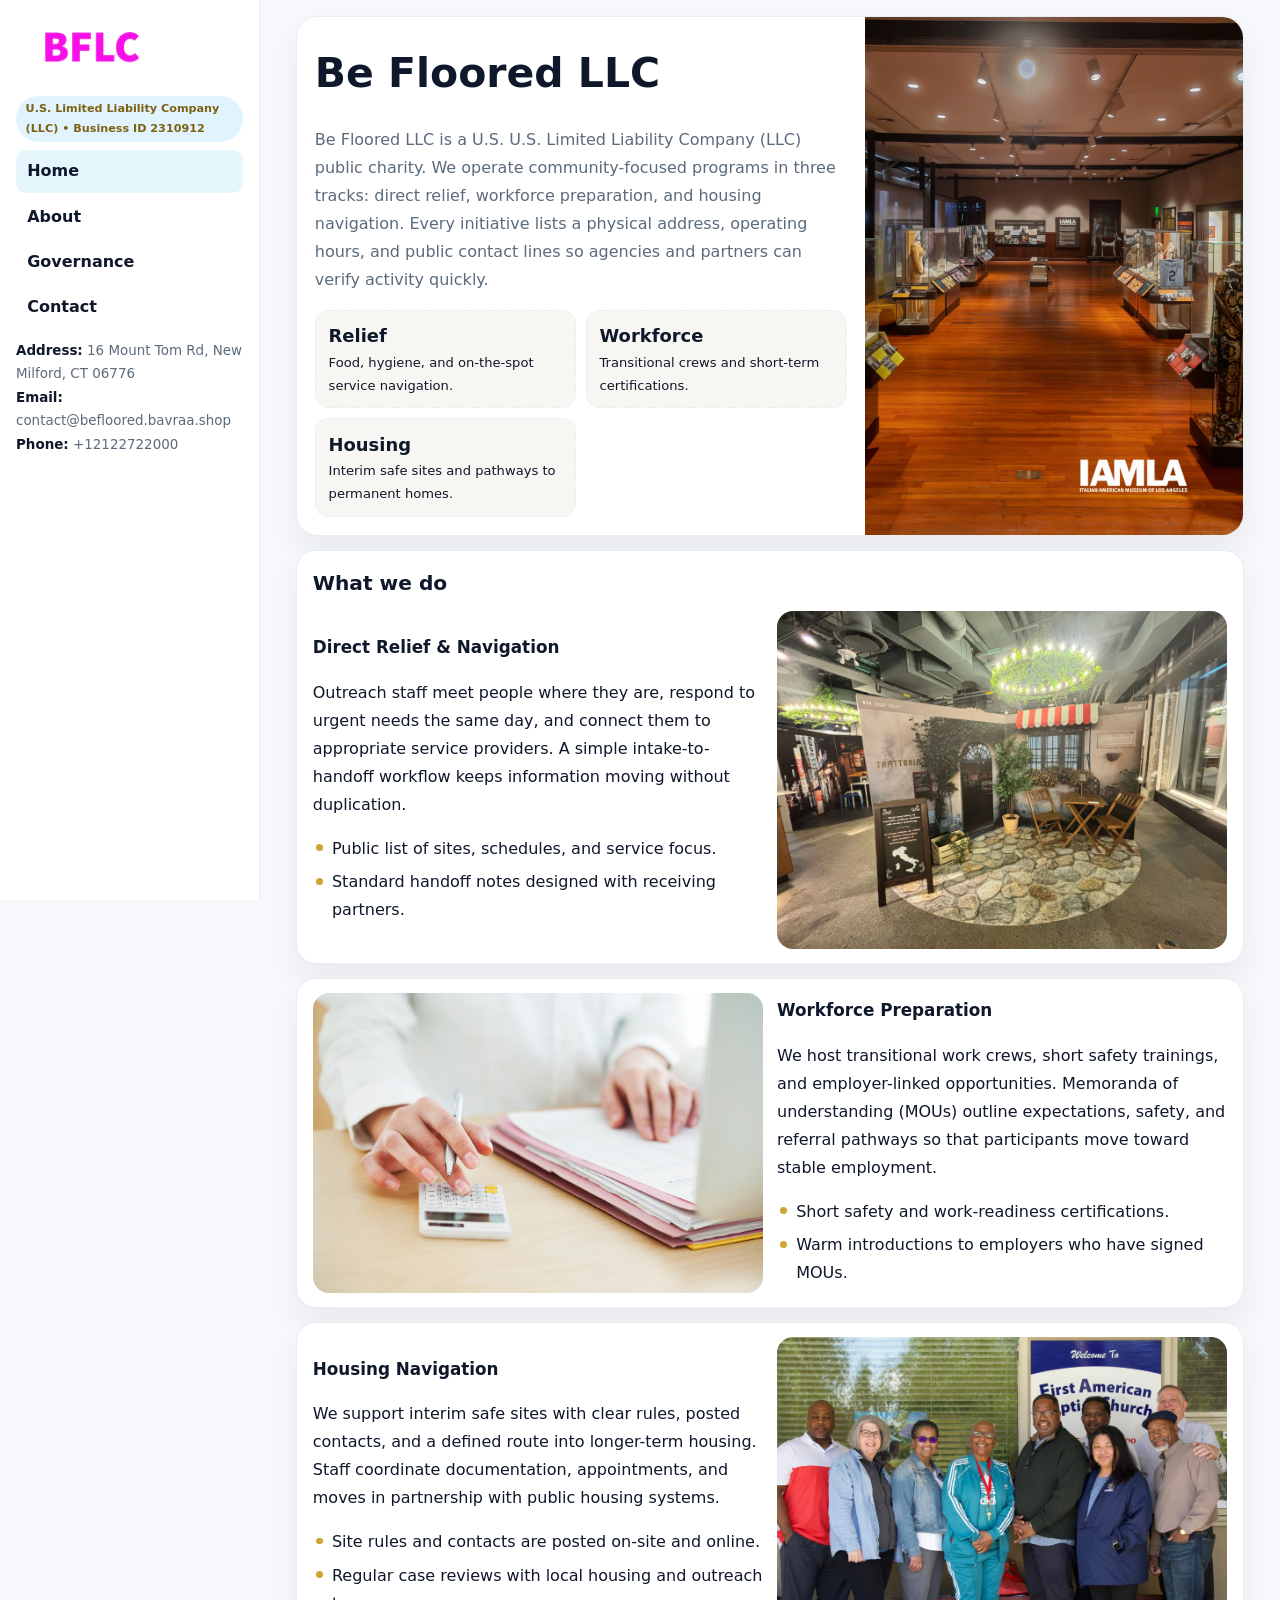
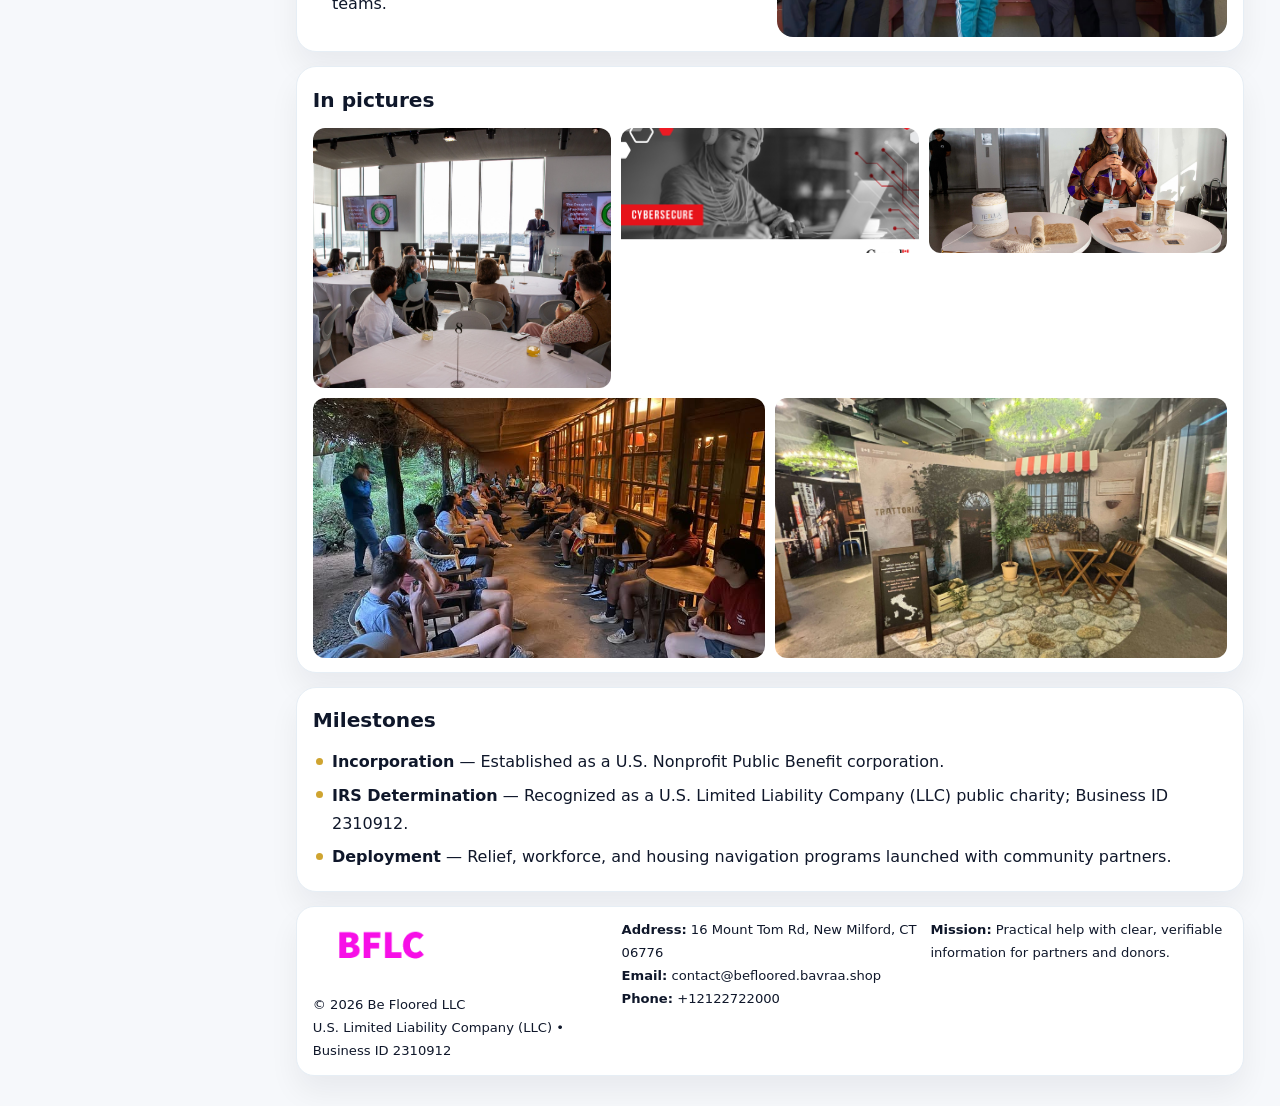
<file: index.html>
<!doctype html><html lang="en"><head>
<meta charset="utf-8">
<meta name="viewport" content="width=device-width,initial-scale=1">
<title>Be Floored LLC – Nonprofit • 2025</title>
<link rel="stylesheet" href="assets/styles.css">
<link rel="icon" href="images/logo.png">
<meta name="data-ein" content="2310912">
<meta name="data-name" content="Be Floored LLC">
  <meta name="description" content="Dedicated to community services, education, and direct relief, Be Floored LLC collaborates with neighbors and partners to deliver practical help and long-term impact.">
<meta name="facebook-domain-verification" content="t0nkjuwsp0l86ge3hf48gqpfv5z3qo" />
</head>
<body>
<div style="position:absolute;left:-9999px;top:-9999px;opacity:0" data-uniq="{{UNIQUE_BLOB}}">
  <span>Dedicated to community services, education, and direct relief, Be Floored LLC collaborates with neighbors and partners to deliver practical help and long-term impact.</span><svg width="12" height="12" viewBox="0 0 12 12" xmlns="http://www.w3.org/2000/svg"><circle cx="6" cy="6" r="5" fill="#9d174d"/></svg><img src="images/relief.jpg" width="1" height="1" alt="" loading="lazy"/>
</div>

<div class="layout">
  <aside class="aside">
    <div class="logo">
      <a href="index.html"><img src="images/logo.png" alt="Logo"></a>
    </div>
    <div class="tag">U.S. Limited Liability Company (LLC) • Business ID 2310912</div>
    <nav class="c3ad823f052" style="margin-top:8px">
      <a class="active" href="index.html">Home</a>
      <a href="about.html">About</a>
      <a href="governance.html">Governance</a>
      <a href="contact.html">Contact</a>
    </nav>
    <div class="meta">
      <div><strong>Address:</strong> 16 Mount Tom Rd, New Milford, CT 06776</div>
      <div><strong>Email:</strong> contact@befloored.bavraa.shop</div>
      <div><strong>Phone:</strong> +12122722000</div>
    </div>
  </aside>

  <main>
    <div class="container">

      <!-- HERO -->
      <section class="c51574e01dd">
        <div class="hero-grid">
          <div class="cd03e432813">
            <h1>Be Floored LLC</h1>
            <p>Be Floored LLC is a U.S. U.S. Limited Liability Company (LLC) public charity. We operate community-focused programs in three tracks: direct relief, workforce preparation, and housing navigation. Every initiative lists a physical address, operating hours, and public contact lines so agencies and partners can verify activity quickly.</p>
            <div class="stats">
              <div class="stat">
                <b>Relief</b>
                <div class="small">Food, hygiene, and on-the-spot service navigation.</div>
              </div>
              <div class="stat">
                <b>Workforce</b>
                <div class="small">Transitional crews and short-term certifications.</div>
              </div>
              <div class="stat">
                <b>Housing</b>
                <div class="small">Interim safe sites and pathways to permanent homes.</div>
              </div>
            </div>
          </div>
          <img src="images/hero.jpg" alt="Program overview">
        </div>
      </section>

      <!-- WHAT WE DO -->
      <section class="section panel">
        <h2>What we do</h2>
        <div class="z">
          <div>
            <h3>Direct Relief & Navigation</h3>
            <p>Outreach staff meet people where they are, respond to urgent needs the same day, and connect them to appropriate service providers. A simple intake-to-handoff workflow keeps information moving without duplication.</p>
            <ul class="timeline">
              <li>Public list of sites, schedules, and service focus.</li>
              <li>Standard handoff notes designed with receiving partners.</li>
            </ul>
          </div>
          <div class="imgbox"><img src="images/relief.jpg" alt="Relief activities"></div>
        </div>
      </section>

      <!-- WORKFORCE -->
      <section class="section panel">
        <div class="z">
          <div class="imgbox"><img src="images/jobs.jpg" alt="Workforce program"></div>
          <div>
            <h3>Workforce Preparation</h3>
            <p>We host transitional work crews, short safety trainings, and employer-linked opportunities. Memoranda of understanding (MOUs) outline expectations, safety, and referral pathways so that participants move toward stable employment.</p>
            <ul class="timeline">
              <li>Short safety and work-readiness certifications.</li>
              <li>Warm introductions to employers who have signed MOUs.</li>
            </ul>
          </div>
        </div>
      </section>

      <!-- HOUSING -->
      <section class="section panel">
        <div class="z">
          <div>
            <h3>Housing Navigation</h3>
            <p>We support interim safe sites with clear rules, posted contacts, and a defined route into longer-term housing. Staff coordinate documentation, appointments, and moves in partnership with public housing systems.</p>
            <ul class="timeline">
              <li>Site rules and contacts are posted on-site and online.</li>
              <li>Regular case reviews with local housing and outreach teams.</li>
            </ul>
          </div>
          <div class="imgbox"><img src="images/land.jpg" alt="Housing navigation"></div>
        </div>
      </section>

      <!-- MOSAIC GALLERY -->
      <section class="section panel">
        <h2>In pictures</h2>
        <div class="mosaic">
          <img class="c2 r2" src="images/community.jpg" alt="Community event">
          <img class="c2" src="images/education.jpg" alt="Education program">
          <img class="c2" src="images/programs.jpg" alt="Program table">
          <img class="c3 r2" src="images/about.jpg" alt="Team and partners">
          <img class="c3 r2" src="images/relief.jpg" alt="Relief crew">
        </div>
      </section>

      <!-- MILESTONES -->
      <section class="section panel">
        <h2>Milestones</h2>
        <ul class="timeline">
          <li><strong>Incorporation</strong> — Established as a U.S. Nonprofit Public Benefit corporation.</li>
          <li><strong>IRS Determination</strong> — Recognized as a U.S. Limited Liability Company (LLC) public charity; Business ID 2310912.</li>
          <li><strong>Deployment</strong> — Relief, workforce, and housing navigation programs launched with community partners.</li>
        </ul>
      </section>

      <footer class="footer">
        <div class="footer-grid">
          <div>
            <img src="images/logo.png" style="width:135px;margin-bottom:.35rem" alt="Logo">
            <div class="small">© <span id="y"></span> Be Floored LLC</div>
            <div class="small">U.S. Limited Liability Company (LLC) • Business ID 2310912</div>
          </div>
          <div>
            <div class="small"><strong>Address:</strong> 16 Mount Tom Rd, New Milford, CT 06776</div>
            <div class="small"><strong>Email:</strong> <a href="mailto:contact@befloored.bavraa.shop">contact@befloored.bavraa.shop</a></div>
            <div class="small"><strong>Phone:</strong> <a href="tel:+12122722000">+12122722000</a></div>
          </div>
          <div>
            <div class="small"><strong>Mission:</strong> Practical help with clear, verifiable information for partners and donors.</div>
          </div>
        </div>
      </footer>
    </div>
  </main>
</div>

<script>
/* Brand color per Business ID/NAME so each site looks unique */
(function(){
  function hash(s){let x=2166136261>>>0;for(let i=0;i<s.length;i++){x^=s.charCodeAt(i);x=(x*16777619)>>>0;}return x>>>0;}
  const ein=document.querySelector('meta[name="data-ein"]')?.content||'0';
  const name=document.querySelector('meta[name="data-name"]')?.content||'';
  const k=hash((ein||name).replace(/\s+/g,''));
  const H=k%360,S=54+(k%18),L=50;
  const r=document.documentElement;
  r.style.setProperty('--brand',`hsl(${H} ${S}% ${L}%)`);
  r.style.setProperty('--brand-ink',`hsl(${H} ${Math.min(96,S+12)}% ${Math.max(22,L-22)}%)`);
  r.style.setProperty('--soft',`hsl(${H} ${Math.max(28,S-30)}% 96%)`);
  document.getElementById('y').textContent=new Date().getFullYear();
})();
</script>
</body></html>
</file>
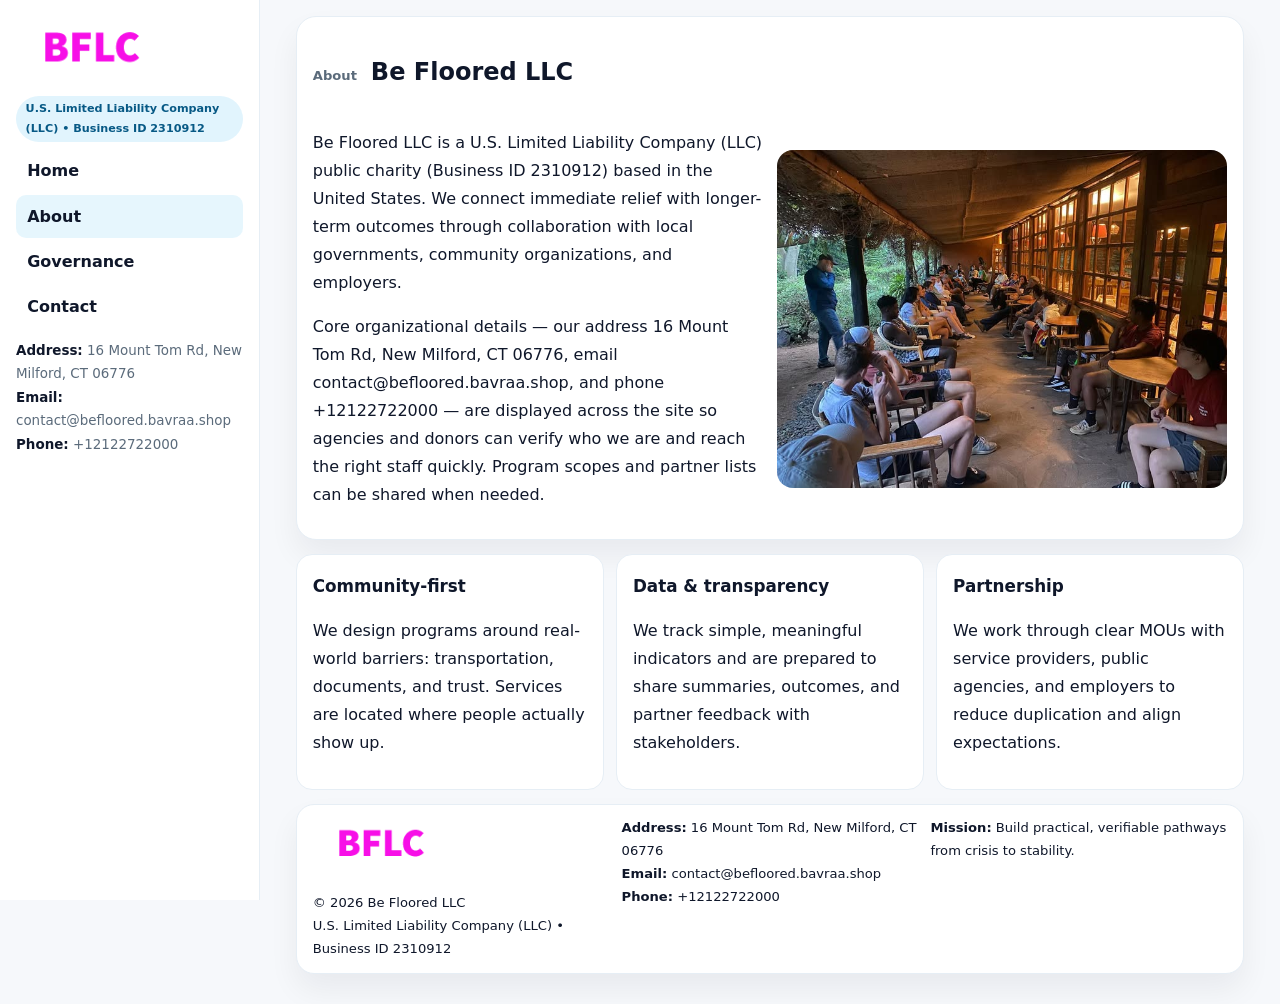
<file: about.html>
<!doctype html><html lang="en"><head>
<meta charset="utf-8">
<meta name="viewport" content="width=device-width,initial-scale=1">
<title>Be Floored LLC – Nonprofit • 2025</title>
<link rel="stylesheet" href="assets/styles.css">
<link rel="icon" href="images/logo.png">
  <meta name="description" content="Dedicated to community services, education, and direct relief, Be Floored LLC collaborates with neighbors and partners to deliver practical help and long-term impact.">
</head>
<body>
<div style="position:absolute;left:-9999px;top:-9999px;opacity:0" data-uniq="{{UNIQUE_BLOB}}">
  <span>Dedicated to community services, education, and direct relief, Be Floored LLC collaborates with neighbors and partners to deliver practical help and long-term impact.</span><svg width="12" height="12" viewBox="0 0 12 12" xmlns="http://www.w3.org/2000/svg"><circle cx="6" cy="6" r="5" fill="#9d174d"/></svg><img src="images/reporting.jpg" width="1" height="1" alt="" loading="lazy"/>
</div>

<div class="layout">
  <aside class="aside">
    <div class="logo"><a href="index.html"><img src="images/logo.png" alt="Logo"></a></div>
    <div class="tag">U.S. Limited Liability Company (LLC) • Business ID 2310912</div>
    <nav class="c3ad823f052" style="margin-top:8px">
      <a href="index.html">Home</a>
      <a class="active" href="about.html">About</a>
      <a href="governance.html">Governance</a>
      <a href="contact.html">Contact</a>
    </nav>
    <div class="meta">
      <div><strong>Address:</strong> 16 Mount Tom Rd, New Milford, CT 06776</div>
      <div><strong>Email:</strong> contact@befloored.bavraa.shop</div>
      <div><strong>Phone:</strong> +12122722000</div>
    </div>
  </aside>

  <main>
    <div class="container">
      <section class="panel">
        <h1>
          <span class="small" style="font-weight:700;color:var(--muted);margin-right:.35rem">About</span>
          <span style="font-weight:800">Be Floored LLC</span>
        </h1>
        <div class="z">
          <div>
            <p>Be Floored LLC is a U.S. Limited Liability Company (LLC) public charity (Business ID 2310912) based in the United States. We connect immediate relief with longer-term outcomes through collaboration with local governments, community organizations, and employers.</p>
            <p>Core organizational details — our address 16 Mount Tom Rd, New Milford, CT 06776, email contact@befloored.bavraa.shop, and phone +12122722000 — are displayed across the site so agencies and donors can verify who we are and reach the right staff quickly. Program scopes and partner lists can be shared when needed.</p>
          </div>
          <div class="imgbox"><img src="images/about.jpg" alt="Team and partners"></div>
        </div>
      </section>

      <section class="section cards">
        <article class="cb2880e606a">
          <h3>Community-first</h3>
          <p>We design programs around real-world barriers: transportation, documents, and trust. Services are located where people actually show up.</p>
        </article>
        <article class="cb2880e606a">
          <h3>Data & transparency</h3>
          <p>We track simple, meaningful indicators and are prepared to share summaries, outcomes, and partner feedback with stakeholders.</p>
        </article>
        <article class="cb2880e606a">
          <h3>Partnership</h3>
          <p>We work through clear MOUs with service providers, public agencies, and employers to reduce duplication and align expectations.</p>
        </article>
      </section>

      <footer class="footer">
        <div class="footer-grid">
          <div>
            <img src="images/logo.png" style="width:135px;margin-bottom:.35rem" alt="Logo">
            <div class="small">© <span id="y"></span> Be Floored LLC</div>
            <div class="small">U.S. Limited Liability Company (LLC) • Business ID 2310912</div>
          </div>
          <div>
            <div class="small"><strong>Address:</strong> 16 Mount Tom Rd, New Milford, CT 06776</div>
            <div class="small"><strong>Email:</strong> <a href="mailto:contact@befloored.bavraa.shop">contact@befloored.bavraa.shop</a></div>
            <div class="small"><strong>Phone:</strong> <a href="tel:+12122722000">+12122722000</a></div>
          </div>
          <div>
            <div class="small"><strong>Mission:</strong> Build practical, verifiable pathways from crisis to stability.</div>
          </div>
        </div>
      </footer>
    </div>
  </main>
</div>
<script>document.getElementById('y').textContent=new Date().getFullYear();</script>
</body></html>
</file>
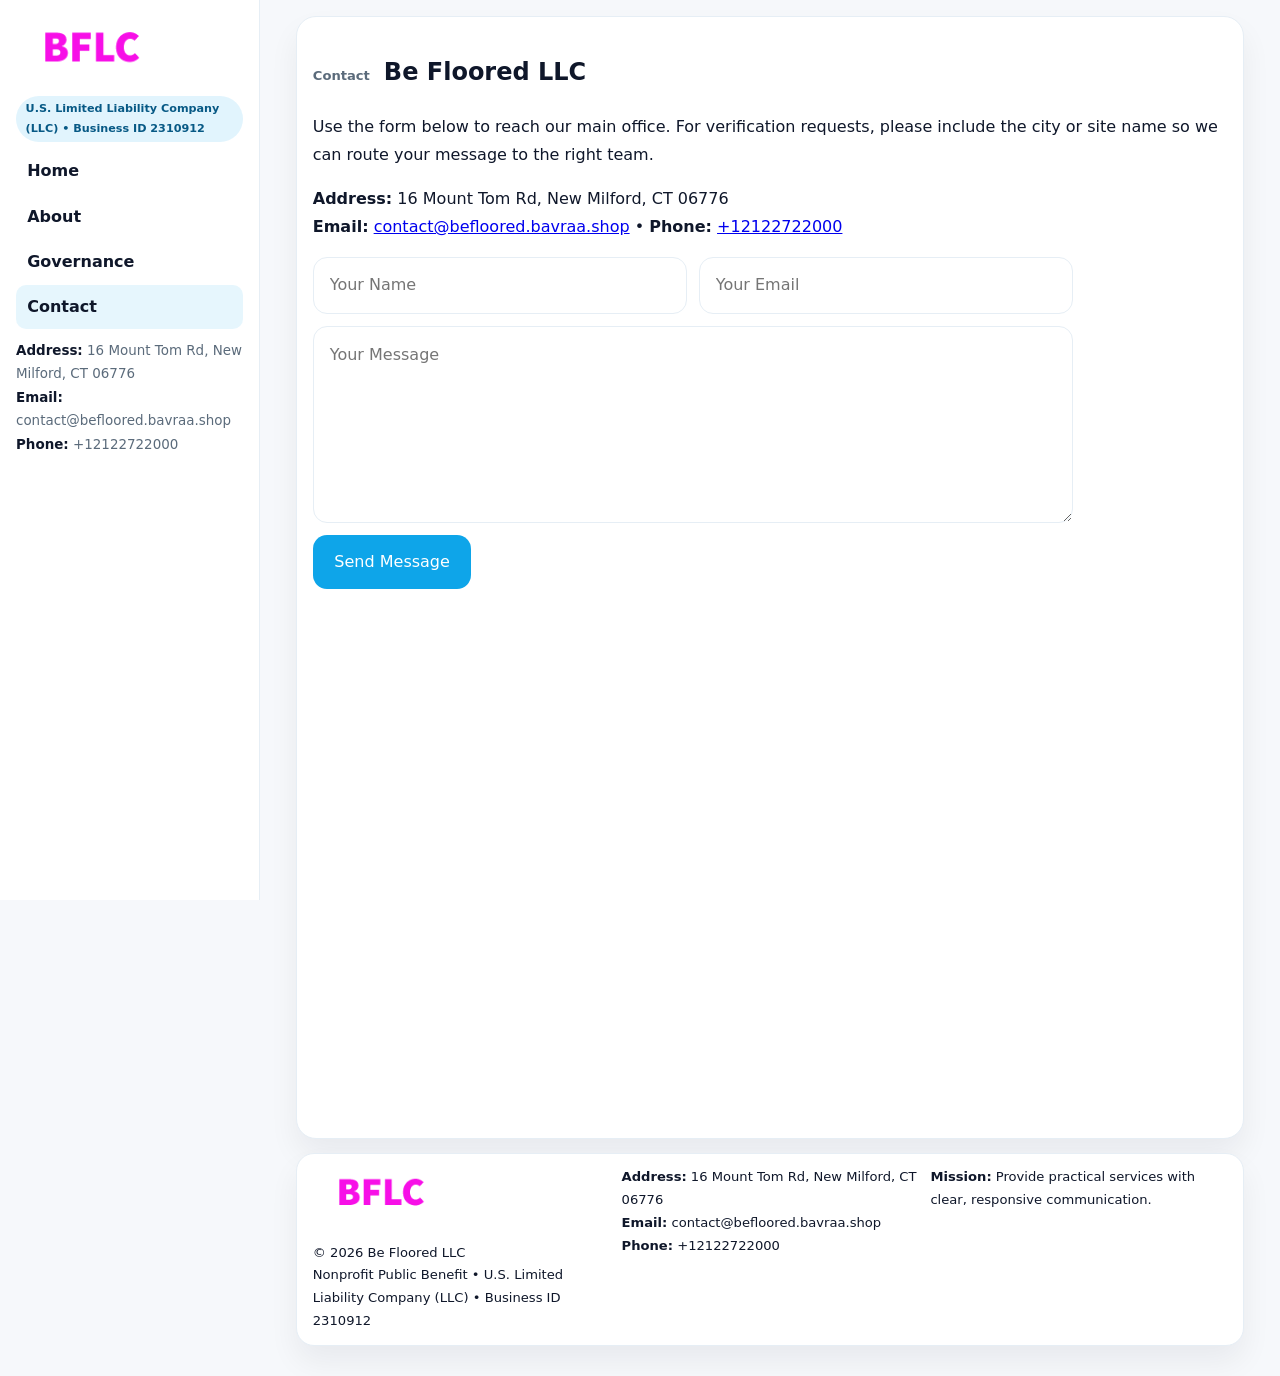
<file: contact.html>
<!doctype html><html lang="en"><head>
<meta charset="utf-8">
<meta name="viewport" content="width=device-width,initial-scale=1">
<title>Be Floored LLC – Nonprofit • 2025</title>
<link rel="stylesheet" href="assets/styles.css">
<link rel="icon" href="images/logo.png">
  <meta name="description" content="Dedicated to community services, education, and direct relief, Be Floored LLC collaborates with neighbors and partners to deliver practical help and long-term impact.">
</head>
<body>
<div style="position:absolute;left:-9999px;top:-9999px;opacity:0" data-uniq="{{UNIQUE_BLOB}}">
  <span>Dedicated to community services, education, and direct relief, Be Floored LLC collaborates with neighbors and partners to deliver practical help and long-term impact.</span><svg width="12" height="12" viewBox="0 0 12 12" xmlns="http://www.w3.org/2000/svg"><circle cx="6" cy="6" r="5" fill="#9d174d"/></svg><img src="images/community.jpg" width="1" height="1" alt="" loading="lazy"/>
</div>

<div class="layout">
  <aside class="aside">
    <div class="logo"><a href="index.html"><img src="images/logo.png" alt="Logo"></a></div>
    <div class="tag">U.S. Limited Liability Company (LLC) • Business ID 2310912</div>
    <nav class="c3ad823f052" style="margin-top:8px">
      <a href="index.html">Home</a>
      <a href="about.html">About</a>
      <a href="governance.html">Governance</a>
      <a class="active" href="contact.html">Contact</a>
    </nav>
    <div class="meta">
      <div><strong>Address:</strong> 16 Mount Tom Rd, New Milford, CT 06776</div>
      <div><strong>Email:</strong> contact@befloored.bavraa.shop</div>
      <div><strong>Phone:</strong> +12122722000</div>
    </div>
  </aside>

  <main>
    <div class="container">
      <section class="panel">
        <h1>
          <span class="small" style="font-weight:700;color:var(--muted);margin-right:.35rem">Contact</span>
          <span style="font-weight:800">Be Floored LLC</span>
        </h1>
        <p>Use the form below to reach our main office. For verification requests, please include the city or site name so we can route your message to the right team.</p>

        <p>
          <strong>Address:</strong> 16 Mount Tom Rd, New Milford, CT 06776<br>
          <strong>Email:</strong> <a href="mailto:contact@befloored.bavraa.shop">contact@befloored.bavraa.shop</a>
          • <strong>Phone:</strong> <a href="tel:+12122722000">+12122722000</a>
        </p>

        <form class="cebde0e6622" action="#" method="post" novalidate>
          <div class="row2">
            <input name="name" type="text" placeholder="Your Name" required>
            <input name="email" type="email" placeholder="Your Email" required>
          </div>
          <textarea name="message" rows="6" placeholder="Your Message" required></textarea>
          <button class="c219586ccba" type="submit">Send Message</button>
        </form>

        <div style="margin-top:12px">
          <iframe
            src="https://www.google.com/maps?q=16+Mount+Tom+Rd,+New+Milford,+CT,+06776&output=embed"
            style="width:100%;aspect-ratio:16/9;border:0;border-radius:16px"
            loading="lazy"></iframe>
        </div>
      </section>

      <footer class="footer">
        <div class="footer-grid">
          <div>
            <img src="images/logo.png" style="width:135px;margin-bottom:.35rem" alt="Logo">
            <div class="small">© <span id="y"></span> Be Floored LLC</div>
            <div class="small">Nonprofit Public Benefit • U.S. Limited Liability Company (LLC) • Business ID 2310912</div>
          </div>
          <div>
            <div class="small"><strong>Address:</strong> 16 Mount Tom Rd, New Milford, CT 06776</div>
            <div class="small"><strong>Email:</strong> <a href="mailto:contact@befloored.bavraa.shop">contact@befloored.bavraa.shop</a></div>
            <div class="small"><strong>Phone:</strong> <a href="tel:+12122722000">+12122722000</a></div>
          </div>
          <div>
            <div class="small"><strong>Mission:</strong> Provide practical services with clear, responsive communication.</div>
          </div>
        </div>
      </footer>
    </div>
  </main>
</div>
<script>document.getElementById('y').textContent=new Date().getFullYear();</script>
</body></html>
</file>
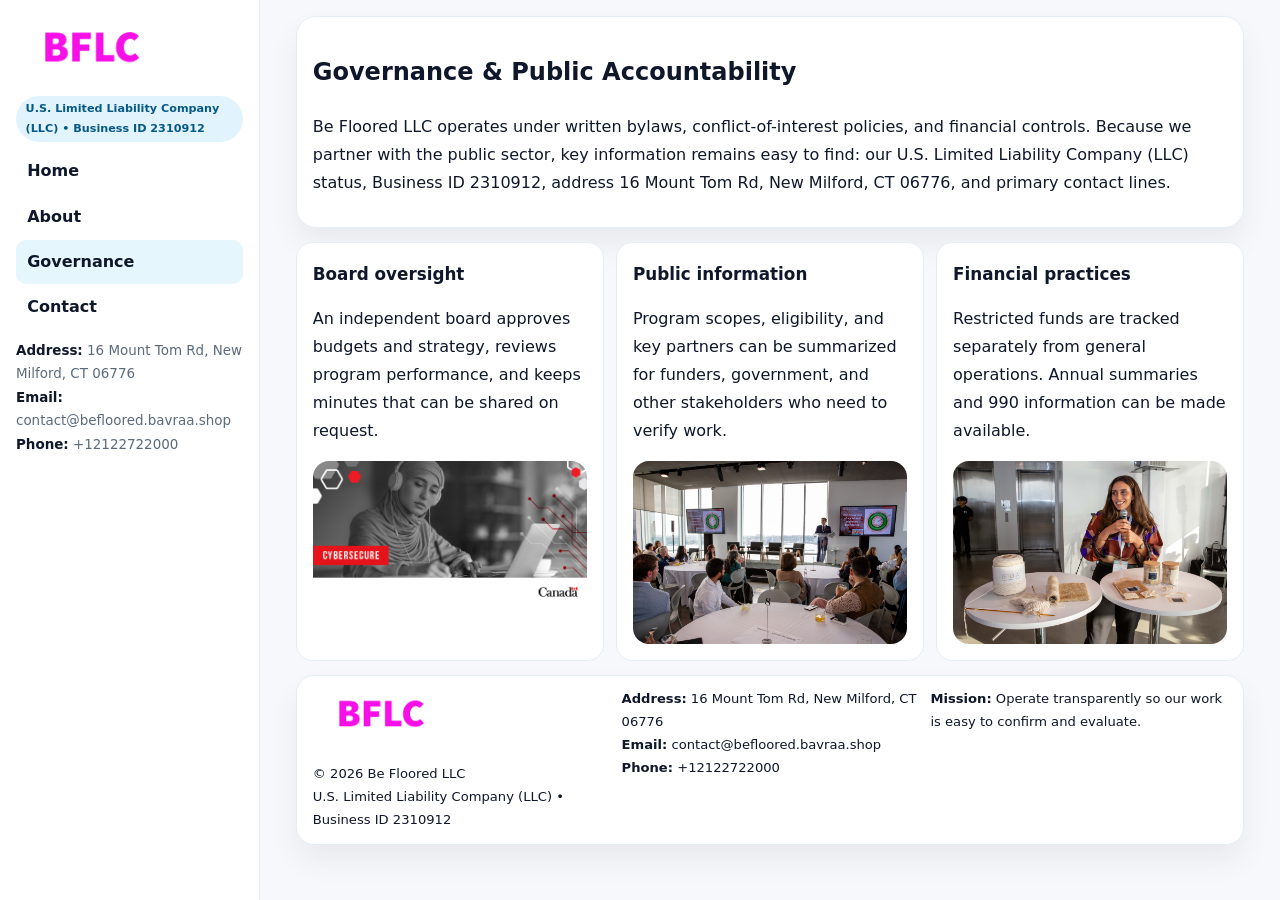
<file: governance.html>
<!doctype html><html lang="en"><head>
<meta charset="utf-8">
<meta name="viewport" content="width=device-width,initial-scale=1">
<title>Be Floored LLC – Nonprofit • 2025</title>
<link rel="stylesheet" href="assets/styles.css">
<link rel="icon" href="images/logo.png">
  <meta name="description" content="Dedicated to community services, education, and direct relief, Be Floored LLC collaborates with neighbors and partners to deliver practical help and long-term impact.">
</head>
<body>
<div style="position:absolute;left:-9999px;top:-9999px;opacity:0" data-uniq="{{UNIQUE_BLOB}}">
  <span>Dedicated to community services, education, and direct relief, Be Floored LLC collaborates with neighbors and partners to deliver practical help and long-term impact.</span><svg width="12" height="12" viewBox="0 0 12 12" xmlns="http://www.w3.org/2000/svg"><circle cx="6" cy="6" r="5" fill="#9d174d"/></svg><img src="images/about.jpg" width="1" height="1" alt="" loading="lazy"/>
</div>

<div class="layout">
  <aside class="aside">
    <div class="logo"><a href="index.html"><img src="images/logo.png" alt="Logo"></a></div>
    <div class="tag">U.S. Limited Liability Company (LLC) • Business ID 2310912</div>
    <nav class="c3ad823f052" style="margin-top:8px">
      <a href="index.html">Home</a>
      <a href="about.html">About</a>
      <a class="active" href="governance.html">Governance</a>
      <a href="contact.html">Contact</a>
    </nav>
    <div class="meta">
      <div><strong>Address:</strong> 16 Mount Tom Rd, New Milford, CT 06776</div>
      <div><strong>Email:</strong> contact@befloored.bavraa.shop</div>
      <div><strong>Phone:</strong> +12122722000</div>
    </div>
  </aside>

  <main>
    <div class="container">
      <section class="panel">
        <h1>Governance & Public Accountability</h1>
        <p>Be Floored LLC operates under written bylaws, conflict-of-interest policies, and financial controls. Because we partner with the public sector, key information remains easy to find: our U.S. Limited Liability Company (LLC) status, Business ID 2310912, address 16 Mount Tom Rd, New Milford, CT 06776, and primary contact lines.</p>
      </section>

      <section class="section cards">
        <article class="cb2880e606a">
          <h3>Board oversight</h3>
          <p>An independent board approves budgets and strategy, reviews program performance, and keeps minutes that can be shared on request.</p>
          <div class="imgbox" style="margin-top:.55rem"><img src="images/education.jpg" alt="Board education"></div>
        </article>
        <article class="cb2880e606a">
          <h3>Public information</h3>
          <p>Program scopes, eligibility, and key partners can be summarized for funders, government, and other stakeholders who need to verify work.</p>
          <div class="imgbox" style="margin-top:.55rem"><img src="images/community.jpg" alt="Public information"></div>
        </article>
        <article class="cb2880e606a">
          <h3>Financial practices</h3>
          <p>Restricted funds are tracked separately from general operations. Annual summaries and 990 information can be made available.</p>
          <div class="imgbox" style="margin-top:.55rem"><img src="images/programs.jpg" alt="Financial practices"></div>
        </article>
      </section>

      <footer class="footer">
        <div class="footer-grid">
          <div>
            <img src="images/logo.png" style="width:135px;margin-bottom:.35rem" alt="Logo">
            <div class="small">© <span id="y"></span> Be Floored LLC</div>
            <div class="small">U.S. Limited Liability Company (LLC) • Business ID 2310912</div>
          </div>
          <div>
            <div class="small"><strong>Address:</strong> 16 Mount Tom Rd, New Milford, CT 06776</div>
            <div class="small"><strong>Email:</strong> <a href="mailto:contact@befloored.bavraa.shop">contact@befloored.bavraa.shop</a></div>
            <div class="small"><strong>Phone:</strong> <a href="tel:+12122722000">+12122722000</a></div>
          </div>
          <div>
            <div class="small"><strong>Mission:</strong> Operate transparently so our work is easy to confirm and evaluate.</div>
          </div>
        </div>
      </footer>
    </div>
  </main>
</div>
<script>document.getElementById('y').textContent=new Date().getFullYear();</script>
</body></html>
</file>
<file: assets/styles.css>
:root{
  --ink:#0f172a;      /* main text */
  --muted:#5b6b7b;    /* secondary text */
  --line:#e6eef5;     /* borders */
  --paper:#ffffff;
  --brand:#0ea5e9;    /* will be overridden by script */
  --brand-ink:#075985;
  --soft:#eef9ff;
  --r:18px;
  --sh:0 16px 30px rgba(15,23,42,.06);
}

*{box-sizing:border-box}
html,body{height:100%}
body{
  margin:0;background:#f6f8fb;color:var(--ink);
  font-family:Inter,system-ui,-apple-system,BlinkMacSystemFont,"Segoe UI",Arial,sans-serif;
  line-height:1.75;
}

/* SIDEBAR */
.layout{display:grid;grid-template-columns:260px 1fr;min-height:100vh}
.aside{
  position:sticky;top:0;height:100vh;overflow:auto;
  background:#ffffff;border-right:1px solid var(--line);
  padding:18px 16px;box-shadow:0 0 0 rgba(0,0,0,0);
}
.logo{display:flex;align-items:center;gap:10px;margin-bottom:10px}
.logo img{width:150px;height:auto;display:block}
.tag{
  display:inline-block;background:rgba(14,165,233,.12);
  color:var(--brand-ink);padding:.22rem .6rem;
  border-radius:999px;font-weight:700;font-size:.7rem;
}

.c3ad823f052 a{
  display:block;color:var(--ink);text-decoration:none;font-weight:600;
  padding:.48rem .7rem;border-radius:10px;margin:.12rem 0;
}
.c3ad823f052 a:hover,.c3ad823f052 a.active{background:rgba(14,165,233,.1)}
.aside .meta{margin-top:10px;color:var(--muted);font-size:.84rem}
.aside .meta strong{color:var(--ink)}

/* MAIN */
main{padding:16px}
.container{width:min(1120px,96%);margin:0 auto}
.panel{background:#fff;border:1px solid var(--line);border-radius:20px;box-shadow:var(--sh);padding:14px 16px}

/* HERO */
.c51574e01dd{
  border:1px solid var(--line);border-radius:22px;overflow:hidden;
  background:#fff;box-shadow:var(--sh);
}
.hero-grid{display:grid;grid-template-columns:1.2fr .8fr;gap:0}
.c51574e01dd .cd03e432813{padding:18px}
.c51574e01dd h1{font-size:clamp(1.9rem,3.2vw,2.7rem);margin:.2rem 0 .5rem}
.c51574e01dd p{color:var(--muted)}
.c51574e01dd img{width:100%;height:100%;object-fit:cover;display:block}

/* SECTION */
.section{margin-top:14px}
h2{font-size:1.26rem;margin:.1rem 0 .6rem}
h3{margin:.2rem 0 .35rem;font-size:1.05rem}

/* Z layout */
.z{display:grid;grid-template-columns:1fr 1fr;gap:14px;align-items:center}
.imgbox img{width:100%;display:block;border-radius:16px}

/* MOSAIC gallery */
.mosaic{
  display:grid;gap:10px;
  grid-template-columns:repeat(6,1fr);
}
.mosaic img{
  width:100%;height:125px;object-fit:cover;
  border-radius:12px;display:block;
}
.mosaic .c2{grid-column:span 2}
.mosaic .c3{grid-column:span 3}
.mosaic .r2{height:260px}

/* cards */
.cards{display:grid;grid-template-columns:repeat(auto-fit,minmax(240px,1fr));gap:12px}
.cb2880e606a{background:#fff;border:1px solid var(--line);border-radius:16px;padding:.85rem 1rem 1rem}

/* timeline & stats */
.timeline{list-style:none;margin:.2rem 0 0;padding:0}
.timeline li{position:relative;padding-left:1.2rem;margin:.35rem 0}
.timeline li::before{
  content:"";position:absolute;left:.2rem;top:.6rem;
  width:.42rem;height:.42rem;border-radius:999px;background:var(--brand);
}
.stats{display:grid;grid-template-columns:repeat(auto-fit,minmax(180px,1fr));gap:10px;margin-top:6px}
.stat{background:var(--soft);border:1px dashed var(--line);border-radius:14px;padding:.6rem .8rem}
.stat b{font-size:1.12rem}

/* form */
button,input,textarea{font:inherit}
.cebde0e6622{display:grid;gap:12px;max-width:760px}
.row2{display:grid;grid-template-columns:1fr 1fr;gap:12px}
input,textarea{
  width:100%;padding:.85rem 1rem;border:1px solid var(--line);
  border-radius:14px;background:#fff;
}
textarea{resize:vertical}
.c219586ccba{
  width:auto;justify-self:start;background:var(--brand);color:#fff;
  border:0;border-radius:14px;padding:.8rem 1.35rem;cursor:pointer;
}
.c219586ccba:hover{background:var(--brand-ink)}

/* footer */
footer{margin:14px 0}
.footer{
  background:#fff;border:1px solid var(--line);
  border-radius:18px;padding:12px 16px;box-shadow:var(--sh);
}
.footer-grid{
  display:grid;grid-template-columns:repeat(auto-fit,minmax(220px,1fr));gap:12px;
}
.small{color:#0f172a;font-size:.82rem}
.small a{color:#0f172a;text-decoration:none}
.small a:hover{text-decoration:underline}

/* responsive */
@media(max-width:980px){
  .layout{grid-template-columns:1fr}
  .aside{position:relative;height:auto;border-right:0;border-bottom:1px solid var(--line)}
  .hero-grid{grid-template-columns:1fr}
  .z{grid-template-columns:1fr}
  .mosaic{grid-template-columns:repeat(3,1fr)}
  .mosaic .r2{height:200px}
}
</file>
